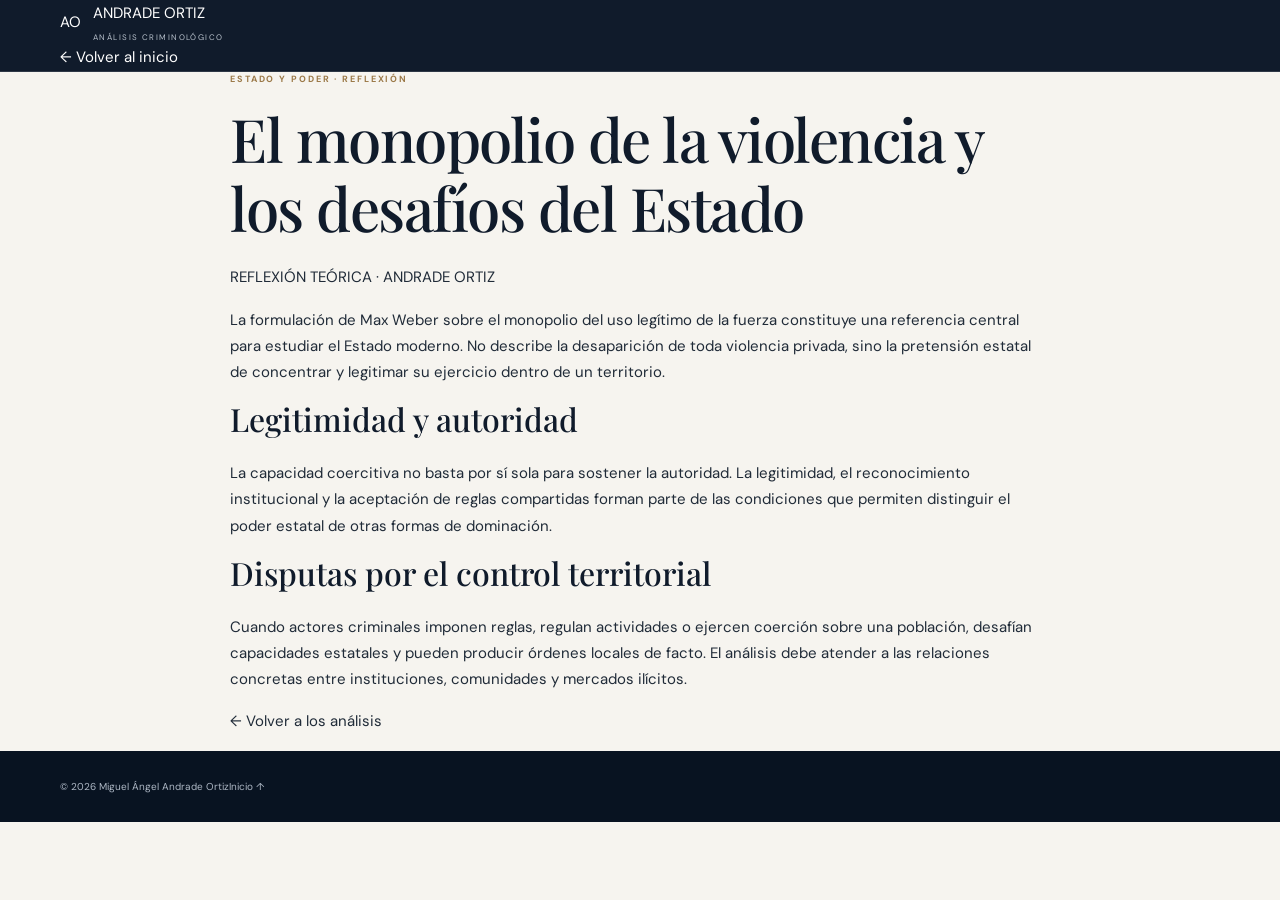
<file: articulo-monopolio-violencia.html>
<!DOCTYPE html><html lang="es"><head><meta charset="UTF-8"><meta name="viewport" content="width=device-width,initial-scale=1"><title>El monopolio de la violencia | Andrade Ortiz</title><link rel="stylesheet" href="styles.css"></head><body><header class="site-header"><div class="container nav-wrap"><a class="brand" href="index.html"><span class="brand-mark">AO</span><span class="brand-name">ANDRADE ORTIZ<small>ANÁLISIS CRIMINOLÓGICO</small></span></a><a class="text-link light-link" href="index.html">← Volver al inicio</a></div></header><main class="section-pad"><article class="container" style="max-width:820px"><p class="eyebrow">ESTADO Y PODER · REFLEXIÓN</p><h1 style="font-size:clamp(38px,6vw,60px);color:#101b2b">El monopolio de la violencia y los desafíos del Estado</h1><p class="article-meta">REFLEXIÓN TEÓRICA · ANDRADE ORTIZ</p><p>La formulación de Max Weber sobre el monopolio del uso legítimo de la fuerza constituye una referencia central para estudiar el Estado moderno. No describe la desaparición de toda violencia privada, sino la pretensión estatal de concentrar y legitimar su ejercicio dentro de un territorio.</p><h2 style="font-size:32px;color:#101b2b">Legitimidad y autoridad</h2><p>La capacidad coercitiva no basta por sí sola para sostener la autoridad. La legitimidad, el reconocimiento institucional y la aceptación de reglas compartidas forman parte de las condiciones que permiten distinguir el poder estatal de otras formas de dominación.</p><h2 style="font-size:32px;color:#101b2b">Disputas por el control territorial</h2><p>Cuando actores criminales imponen reglas, regulan actividades o ejercen coerción sobre una población, desafían capacidades estatales y pueden producir órdenes locales de facto. El análisis debe atender a las relaciones concretas entre instituciones, comunidades y mercados ilícitos.</p><p><a class="text-link dark-link" href="index.html#analisis">← Volver a los análisis</a></p></article></main><footer class="site-footer"><div class="container footer-inner"><span>© <span id="year"></span> Miguel Ángel Andrade Ortiz</span><a href="index.html">Inicio ↑</a></div></footer><script>document.getElementById('year').textContent=new Date().getFullYear()</script></body></html>
</file>
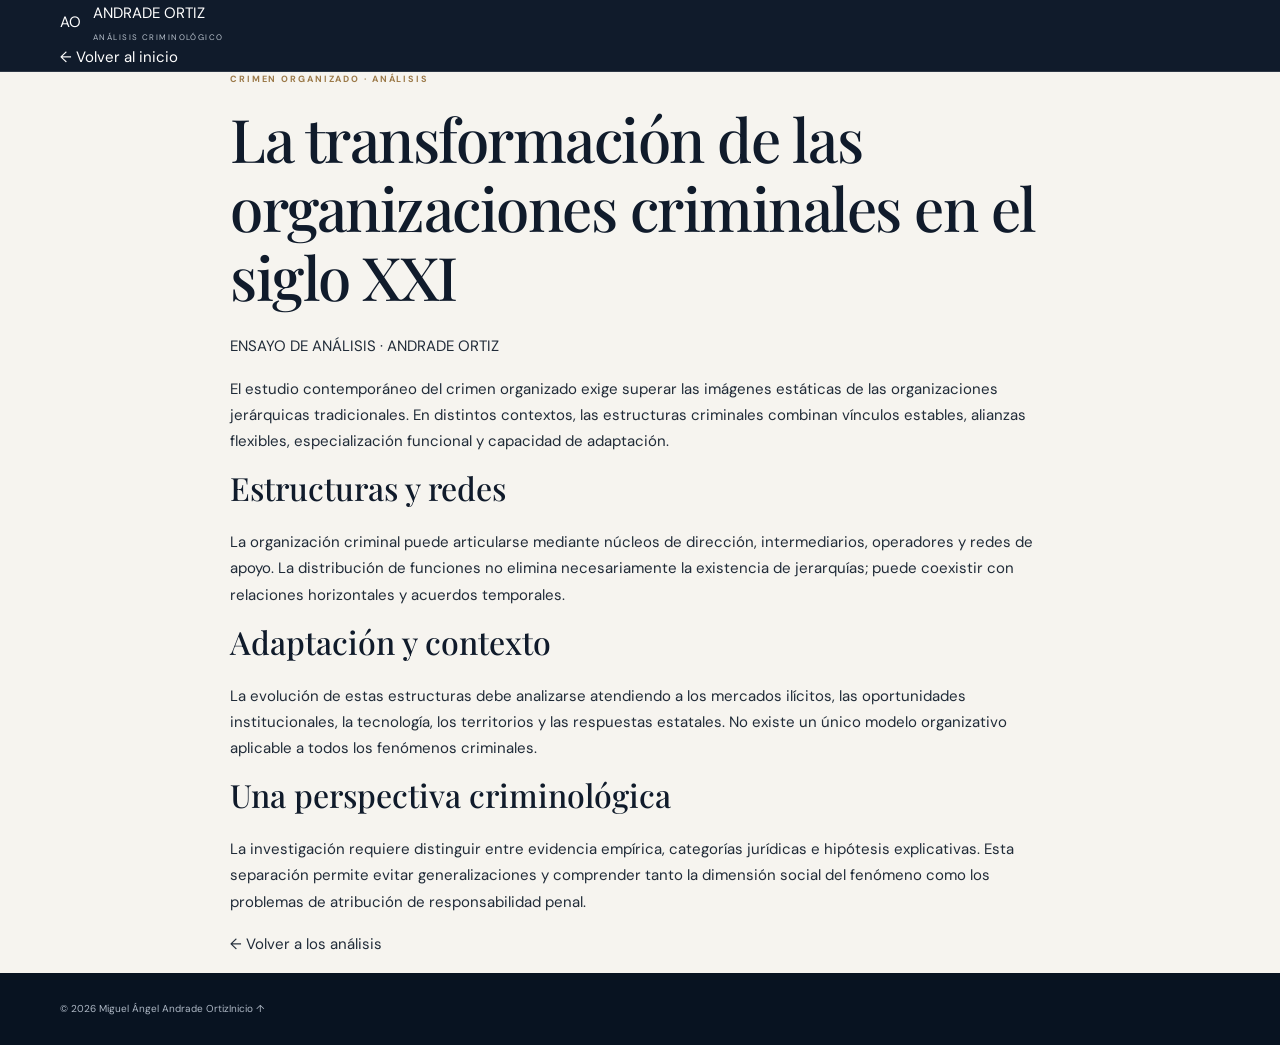
<file: articulo-organizaciones-criminales.html>
<!DOCTYPE html><html lang="es"><head><meta charset="UTF-8"><meta name="viewport" content="width=device-width,initial-scale=1"><title>La transformación de las organizaciones criminales | Andrade Ortiz</title><link rel="stylesheet" href="styles.css"></head><body><header class="site-header"><div class="container nav-wrap"><a class="brand" href="index.html"><span class="brand-mark">AO</span><span class="brand-name">ANDRADE ORTIZ<small>ANÁLISIS CRIMINOLÓGICO</small></span></a><a class="text-link light-link" href="index.html">← Volver al inicio</a></div></header><main class="section-pad"><article class="container" style="max-width:820px"><p class="eyebrow">CRIMEN ORGANIZADO · ANÁLISIS</p><h1 style="font-size:clamp(38px,6vw,60px);color:#101b2b">La transformación de las organizaciones criminales en el siglo XXI</h1><p class="article-meta">ENSAYO DE ANÁLISIS · ANDRADE ORTIZ</p><p>El estudio contemporáneo del crimen organizado exige superar las imágenes estáticas de las organizaciones jerárquicas tradicionales. En distintos contextos, las estructuras criminales combinan vínculos estables, alianzas flexibles, especialización funcional y capacidad de adaptación.</p><h2 style="font-size:32px;color:#101b2b">Estructuras y redes</h2><p>La organización criminal puede articularse mediante núcleos de dirección, intermediarios, operadores y redes de apoyo. La distribución de funciones no elimina necesariamente la existencia de jerarquías; puede coexistir con relaciones horizontales y acuerdos temporales.</p><h2 style="font-size:32px;color:#101b2b">Adaptación y contexto</h2><p>La evolución de estas estructuras debe analizarse atendiendo a los mercados ilícitos, las oportunidades institucionales, la tecnología, los territorios y las respuestas estatales. No existe un único modelo organizativo aplicable a todos los fenómenos criminales.</p><h2 style="font-size:32px;color:#101b2b">Una perspectiva criminológica</h2><p>La investigación requiere distinguir entre evidencia empírica, categorías jurídicas e hipótesis explicativas. Esta separación permite evitar generalizaciones y comprender tanto la dimensión social del fenómeno como los problemas de atribución de responsabilidad penal.</p><p><a class="text-link dark-link" href="index.html#analisis">← Volver a los análisis</a></p></article></main><footer class="site-footer"><div class="container footer-inner"><span>© <span id="year"></span> Miguel Ángel Andrade Ortiz</span><a href="index.html">Inicio ↑</a></div></footer><script>document.getElementById('year').textContent=new Date().getFullYear()</script></body></html>
</file>
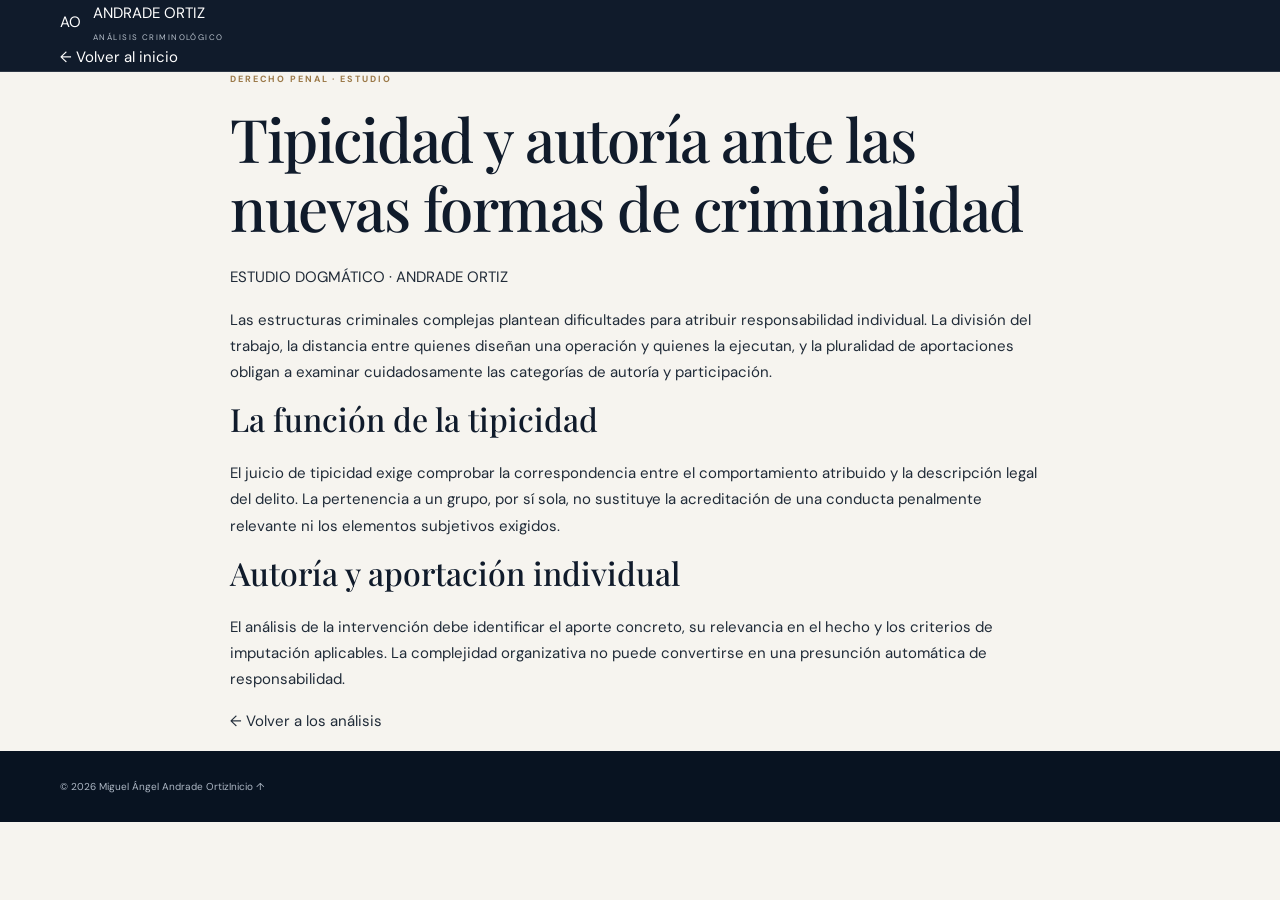
<file: articulo-tipicidad-autoria.html>
<!DOCTYPE html><html lang="es"><head><meta charset="UTF-8"><meta name="viewport" content="width=device-width,initial-scale=1"><title>Tipicidad y autoría | Andrade Ortiz</title><link rel="stylesheet" href="styles.css"></head><body><header class="site-header"><div class="container nav-wrap"><a class="brand" href="index.html"><span class="brand-mark">AO</span><span class="brand-name">ANDRADE ORTIZ<small>ANÁLISIS CRIMINOLÓGICO</small></span></a><a class="text-link light-link" href="index.html">← Volver al inicio</a></div></header><main class="section-pad"><article class="container" style="max-width:820px"><p class="eyebrow">DERECHO PENAL · ESTUDIO</p><h1 style="font-size:clamp(38px,6vw,60px);color:#101b2b">Tipicidad y autoría ante las nuevas formas de criminalidad</h1><p class="article-meta">ESTUDIO DOGMÁTICO · ANDRADE ORTIZ</p><p>Las estructuras criminales complejas plantean dificultades para atribuir responsabilidad individual. La división del trabajo, la distancia entre quienes diseñan una operación y quienes la ejecutan, y la pluralidad de aportaciones obligan a examinar cuidadosamente las categorías de autoría y participación.</p><h2 style="font-size:32px;color:#101b2b">La función de la tipicidad</h2><p>El juicio de tipicidad exige comprobar la correspondencia entre el comportamiento atribuido y la descripción legal del delito. La pertenencia a un grupo, por sí sola, no sustituye la acreditación de una conducta penalmente relevante ni los elementos subjetivos exigidos.</p><h2 style="font-size:32px;color:#101b2b">Autoría y aportación individual</h2><p>El análisis de la intervención debe identificar el aporte concreto, su relevancia en el hecho y los criterios de imputación aplicables. La complejidad organizativa no puede convertirse en una presunción automática de responsabilidad.</p><p><a class="text-link dark-link" href="index.html#analisis">← Volver a los análisis</a></p></article></main><footer class="site-footer"><div class="container footer-inner"><span>© <span id="year"></span> Miguel Ángel Andrade Ortiz</span><a href="index.html">Inicio ↑</a></div></footer><script>document.getElementById('year').textContent=new Date().getFullYear()</script></body></html>
</file>
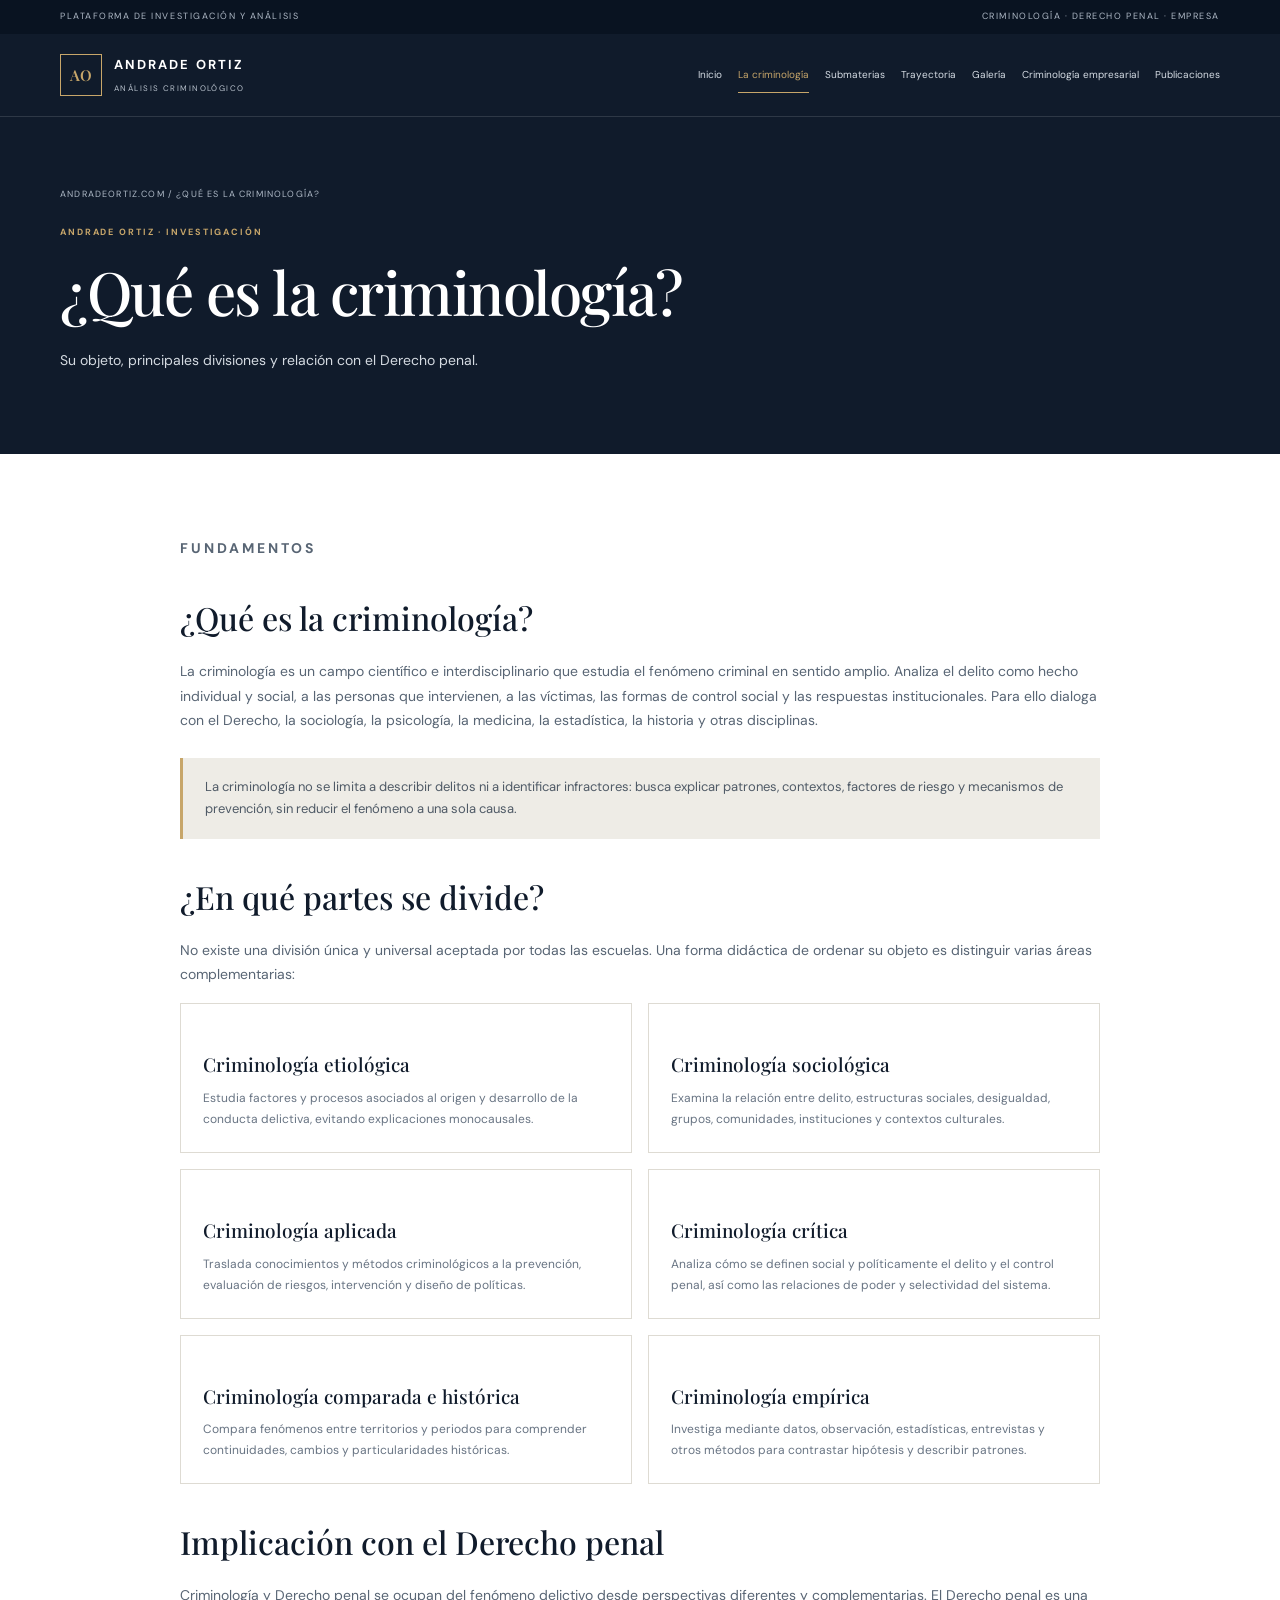
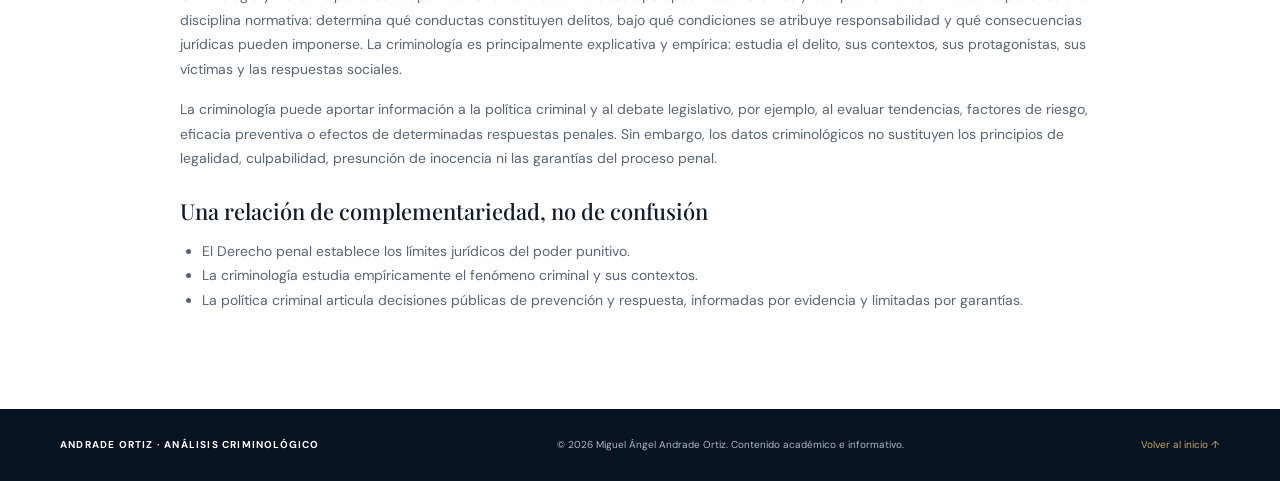
<file: criminologia.html>
<!doctype html><html lang="es"><head><meta charset="utf-8"><meta name="viewport" content="width=device-width,initial-scale=1"><meta name="description" content="¿Qué es la criminología? | Andrade Ortiz, análisis criminológico"><title>¿Qué es la criminología? | Andrade Ortiz</title><link rel="stylesheet" href="styles.css"></head><body><div class="topline"><div class="container"><span>PLATAFORMA DE INVESTIGACIÓN Y ANÁLISIS</span><span>CRIMINOLOGÍA · DERECHO PENAL · EMPRESA</span></div></div><header><div class="container nav"><a class="brand" href="index.html"><span class="mark">AO</span><span><b>ANDRADE ORTIZ</b><small>ANÁLISIS CRIMINOLÓGICO</small></span></a><button class="menu" aria-label="Abrir menú" aria-expanded="false">☰</button><nav class="navlinks"><a href="index.html" class="">Inicio</a><a href="criminologia.html" class="active">La criminología</a><a href="submaterias.html" class="">Submaterias</a><a href="perfil.html" class="">Trayectoria</a><a href="galeria.html" class="">Galería</a><a href="empresarial.html" class="">Criminología empresarial</a><a href="publicaciones.html" class="">Publicaciones</a></nav></div></header><section class="page-hero"><div class="container"><div class="breadcrumbs">ANDRADEORTIZ.COM / ¿QUÉ ES LA CRIMINOLOGÍA?</div><p class="eyebrow light">ANDRADE ORTIZ · INVESTIGACIÓN</p><h1>¿Qué es la criminología?</h1><p class="lead">Su objeto, principales divisiones y relación con el Derecho penal.</p></div></section><section class="section white"><div class="container content"><p class="eyebrow">FUNDAMENTOS</p><h2>¿Qué es la criminología?</h2><p>La criminología es un campo científico e interdisciplinario que estudia el fenómeno criminal en sentido amplio. Analiza el delito como hecho individual y social, a las personas que intervienen, a las víctimas, las formas de control social y las respuestas institucionales. Para ello dialoga con el Derecho, la sociología, la psicología, la medicina, la estadística, la historia y otras disciplinas.</p><div class="note">La criminología no se limita a describir delitos ni a identificar infractores: busca explicar patrones, contextos, factores de riesgo y mecanismos de prevención, sin reducir el fenómeno a una sola causa.</div><h2>¿En qué partes se divide?</h2><p>No existe una división única y universal aceptada por todas las escuelas. Una forma didáctica de ordenar su objeto es distinguir varias áreas complementarias:</p><div class="list-cards">
<div class="list-card"><h3>Criminología etiológica</h3><p>Estudia factores y procesos asociados al origen y desarrollo de la conducta delictiva, evitando explicaciones monocausales.</p></div><div class="list-card"><h3>Criminología sociológica</h3><p>Examina la relación entre delito, estructuras sociales, desigualdad, grupos, comunidades, instituciones y contextos culturales.</p></div><div class="list-card"><h3>Criminología aplicada</h3><p>Traslada conocimientos y métodos criminológicos a la prevención, evaluación de riesgos, intervención y diseño de políticas.</p></div><div class="list-card"><h3>Criminología crítica</h3><p>Analiza cómo se definen social y políticamente el delito y el control penal, así como las relaciones de poder y selectividad del sistema.</p></div><div class="list-card"><h3>Criminología comparada e histórica</h3><p>Compara fenómenos entre territorios y periodos para comprender continuidades, cambios y particularidades históricas.</p></div><div class="list-card"><h3>Criminología empírica</h3><p>Investiga mediante datos, observación, estadísticas, entrevistas y otros métodos para contrastar hipótesis y describir patrones.</p></div></div><h2>Implicación con el Derecho penal</h2><p>Criminología y Derecho penal se ocupan del fenómeno delictivo desde perspectivas diferentes y complementarias. El Derecho penal es una disciplina normativa: determina qué conductas constituyen delitos, bajo qué condiciones se atribuye responsabilidad y qué consecuencias jurídicas pueden imponerse. La criminología es principalmente explicativa y empírica: estudia el delito, sus contextos, sus protagonistas, sus víctimas y las respuestas sociales.</p><p>La criminología puede aportar información a la política criminal y al debate legislativo, por ejemplo, al evaluar tendencias, factores de riesgo, eficacia preventiva o efectos de determinadas respuestas penales. Sin embargo, los datos criminológicos no sustituyen los principios de legalidad, culpabilidad, presunción de inocencia ni las garantías del proceso penal.</p><h3>Una relación de complementariedad, no de confusión</h3><ul><li>El Derecho penal establece los límites jurídicos del poder punitivo.</li><li>La criminología estudia empíricamente el fenómeno criminal y sus contextos.</li><li>La política criminal articula decisiones públicas de prevención y respuesta, informadas por evidencia y limitadas por garantías.</li></ul></div></section><footer><div class="container foot"><strong>ANDRADE ORTIZ · ANÁLISIS CRIMINOLÓGICO</strong><span>© <span data-year></span> Miguel Ángel Andrade Ortiz. Contenido académico e informativo.</span><a href="index.html">Volver al inicio ↑</a></div></footer><script src="script.js"></script></body></html>
</file>
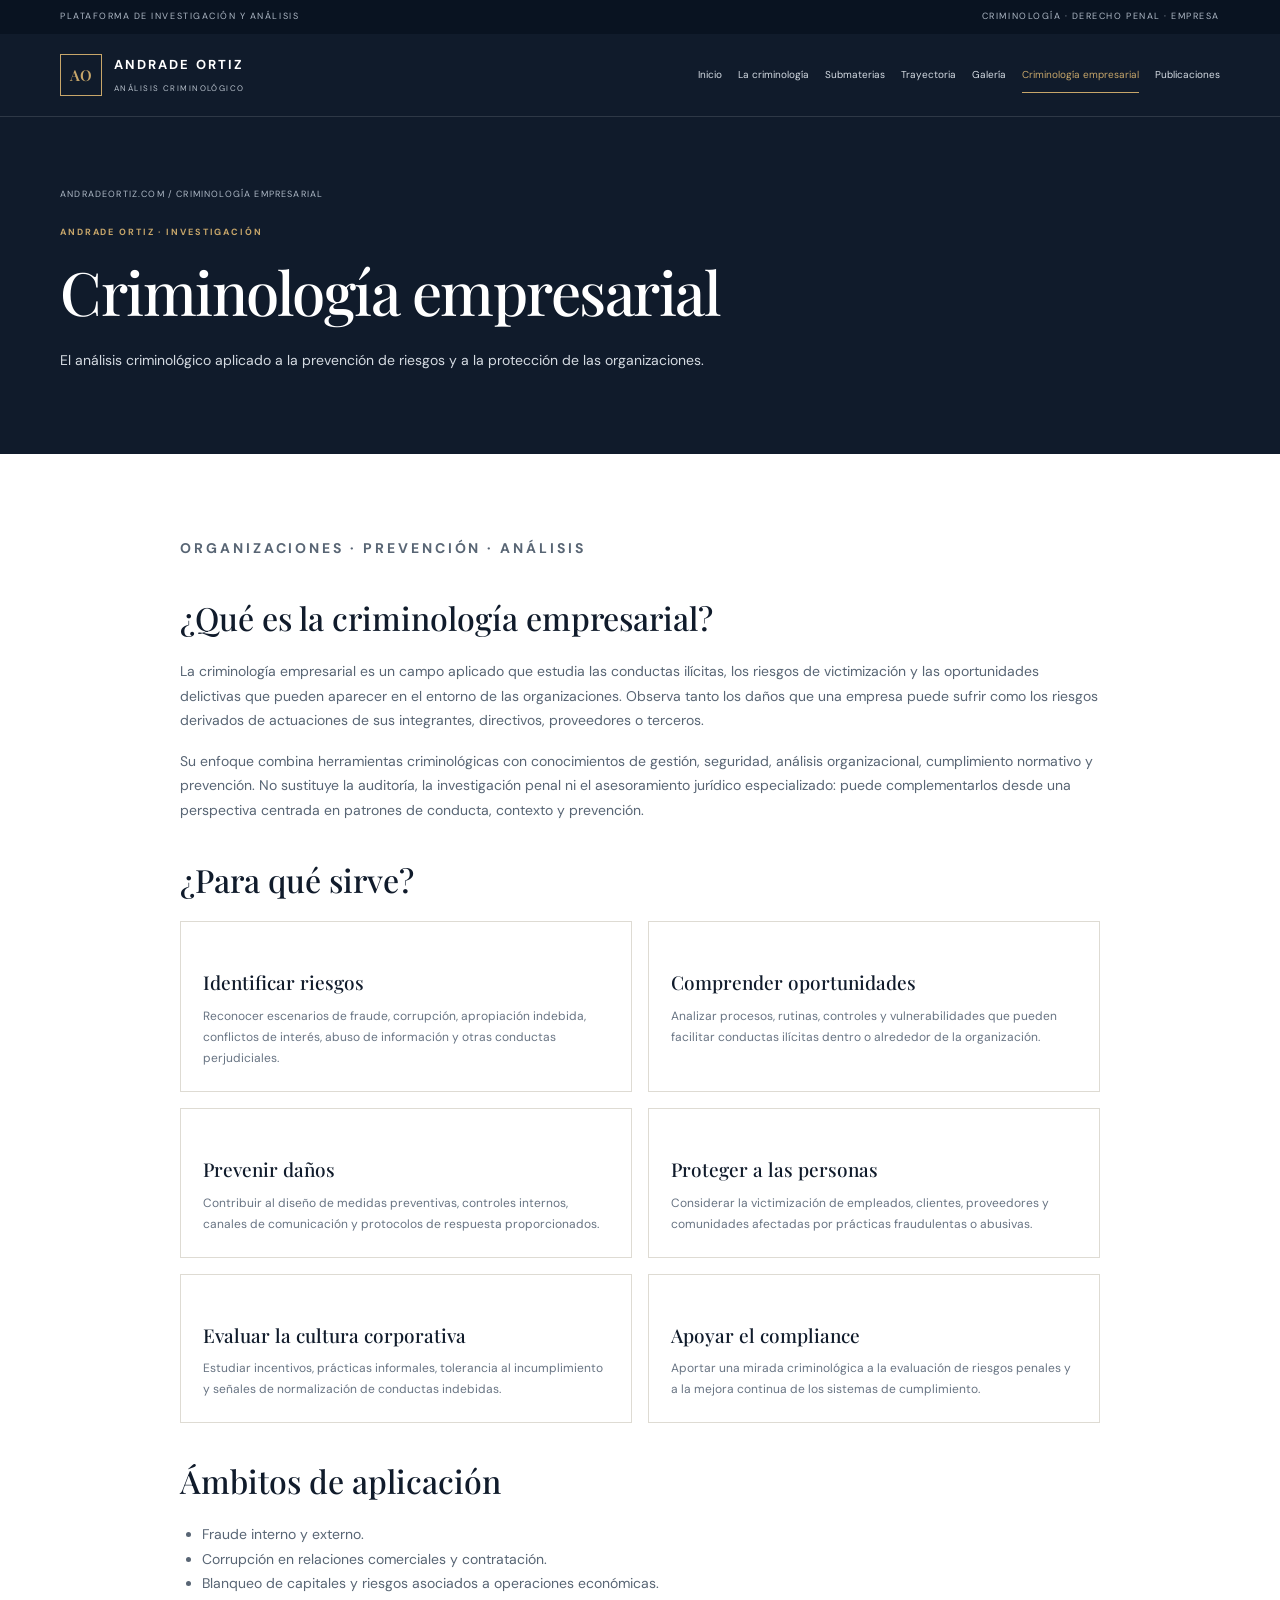
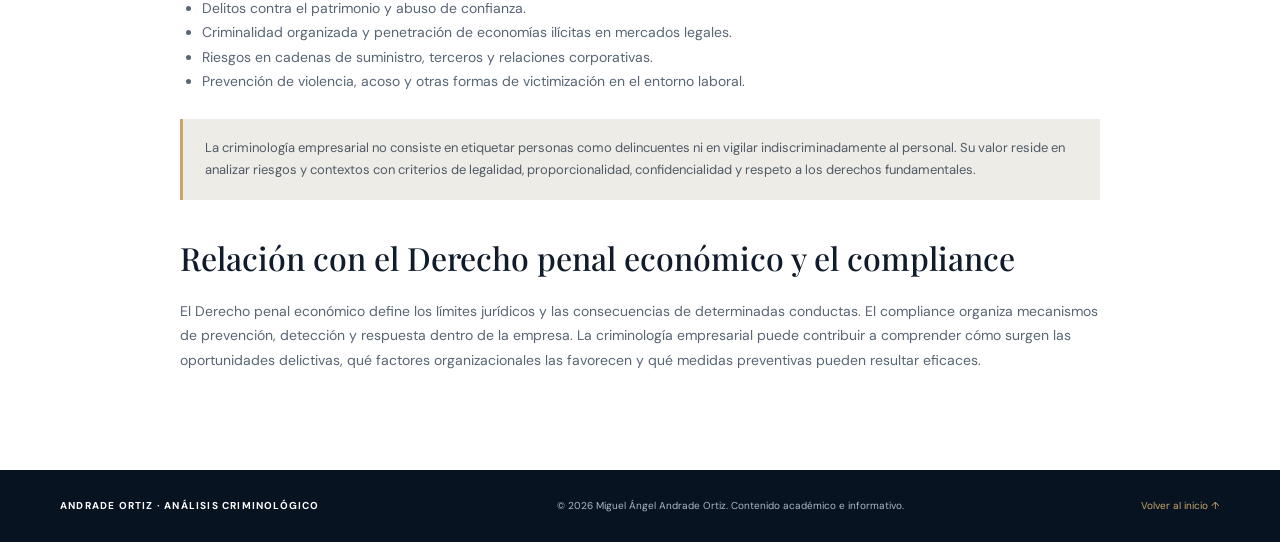
<file: empresarial.html>
<!doctype html><html lang="es"><head><meta charset="utf-8"><meta name="viewport" content="width=device-width,initial-scale=1"><meta name="description" content="Criminología empresarial | Andrade Ortiz, análisis criminológico"><title>Criminología empresarial | Andrade Ortiz</title><link rel="stylesheet" href="styles.css"></head><body><div class="topline"><div class="container"><span>PLATAFORMA DE INVESTIGACIÓN Y ANÁLISIS</span><span>CRIMINOLOGÍA · DERECHO PENAL · EMPRESA</span></div></div><header><div class="container nav"><a class="brand" href="index.html"><span class="mark">AO</span><span><b>ANDRADE ORTIZ</b><small>ANÁLISIS CRIMINOLÓGICO</small></span></a><button class="menu" aria-label="Abrir menú" aria-expanded="false">☰</button><nav class="navlinks"><a href="index.html" class="">Inicio</a><a href="criminologia.html" class="">La criminología</a><a href="submaterias.html" class="">Submaterias</a><a href="perfil.html" class="">Trayectoria</a><a href="galeria.html" class="">Galería</a><a href="empresarial.html" class="active">Criminología empresarial</a><a href="publicaciones.html" class="">Publicaciones</a></nav></div></header><section class="page-hero"><div class="container"><div class="breadcrumbs">ANDRADEORTIZ.COM / CRIMINOLOGÍA EMPRESARIAL</div><p class="eyebrow light">ANDRADE ORTIZ · INVESTIGACIÓN</p><h1>Criminología empresarial</h1><p class="lead">El análisis criminológico aplicado a la prevención de riesgos y a la protección de las organizaciones.</p></div></section><section class="section white"><div class="container content"><p class="eyebrow">ORGANIZACIONES · PREVENCIÓN · ANÁLISIS</p><h2>¿Qué es la criminología empresarial?</h2><p>La criminología empresarial es un campo aplicado que estudia las conductas ilícitas, los riesgos de victimización y las oportunidades delictivas que pueden aparecer en el entorno de las organizaciones. Observa tanto los daños que una empresa puede sufrir como los riesgos derivados de actuaciones de sus integrantes, directivos, proveedores o terceros.</p><p>Su enfoque combina herramientas criminológicas con conocimientos de gestión, seguridad, análisis organizacional, cumplimiento normativo y prevención. No sustituye la auditoría, la investigación penal ni el asesoramiento jurídico especializado: puede complementarlos desde una perspectiva centrada en patrones de conducta, contexto y prevención.</p><h2>¿Para qué sirve?</h2><div class="list-cards"><div class="list-card"><h3>Identificar riesgos</h3><p>Reconocer escenarios de fraude, corrupción, apropiación indebida, conflictos de interés, abuso de información y otras conductas perjudiciales.</p></div><div class="list-card"><h3>Comprender oportunidades</h3><p>Analizar procesos, rutinas, controles y vulnerabilidades que pueden facilitar conductas ilícitas dentro o alrededor de la organización.</p></div><div class="list-card"><h3>Prevenir daños</h3><p>Contribuir al diseño de medidas preventivas, controles internos, canales de comunicación y protocolos de respuesta proporcionados.</p></div><div class="list-card"><h3>Proteger a las personas</h3><p>Considerar la victimización de empleados, clientes, proveedores y comunidades afectadas por prácticas fraudulentas o abusivas.</p></div><div class="list-card"><h3>Evaluar la cultura corporativa</h3><p>Estudiar incentivos, prácticas informales, tolerancia al incumplimiento y señales de normalización de conductas indebidas.</p></div><div class="list-card"><h3>Apoyar el compliance</h3><p>Aportar una mirada criminológica a la evaluación de riesgos penales y a la mejora continua de los sistemas de cumplimiento.</p></div></div><h2>Ámbitos de aplicación</h2><ul><li>Fraude interno y externo.</li><li>Corrupción en relaciones comerciales y contratación.</li><li>Blanqueo de capitales y riesgos asociados a operaciones económicas.</li><li>Delitos contra el patrimonio y abuso de confianza.</li><li>Criminalidad organizada y penetración de economías ilícitas en mercados legales.</li><li>Riesgos en cadenas de suministro, terceros y relaciones corporativas.</li><li>Prevención de violencia, acoso y otras formas de victimización en el entorno laboral.</li></ul><div class="note">La criminología empresarial no consiste en etiquetar personas como delincuentes ni en vigilar indiscriminadamente al personal. Su valor reside en analizar riesgos y contextos con criterios de legalidad, proporcionalidad, confidencialidad y respeto a los derechos fundamentales.</div><h2>Relación con el Derecho penal económico y el compliance</h2><p>El Derecho penal económico define los límites jurídicos y las consecuencias de determinadas conductas. El compliance organiza mecanismos de prevención, detección y respuesta dentro de la empresa. La criminología empresarial puede contribuir a comprender cómo surgen las oportunidades delictivas, qué factores organizacionales las favorecen y qué medidas preventivas pueden resultar eficaces.</p></div></section><footer><div class="container foot"><strong>ANDRADE ORTIZ · ANÁLISIS CRIMINOLÓGICO</strong><span>© <span data-year></span> Miguel Ángel Andrade Ortiz. Contenido académico e informativo.</span><a href="index.html">Volver al inicio ↑</a></div></footer><script src="script.js"></script></body></html>
</file>
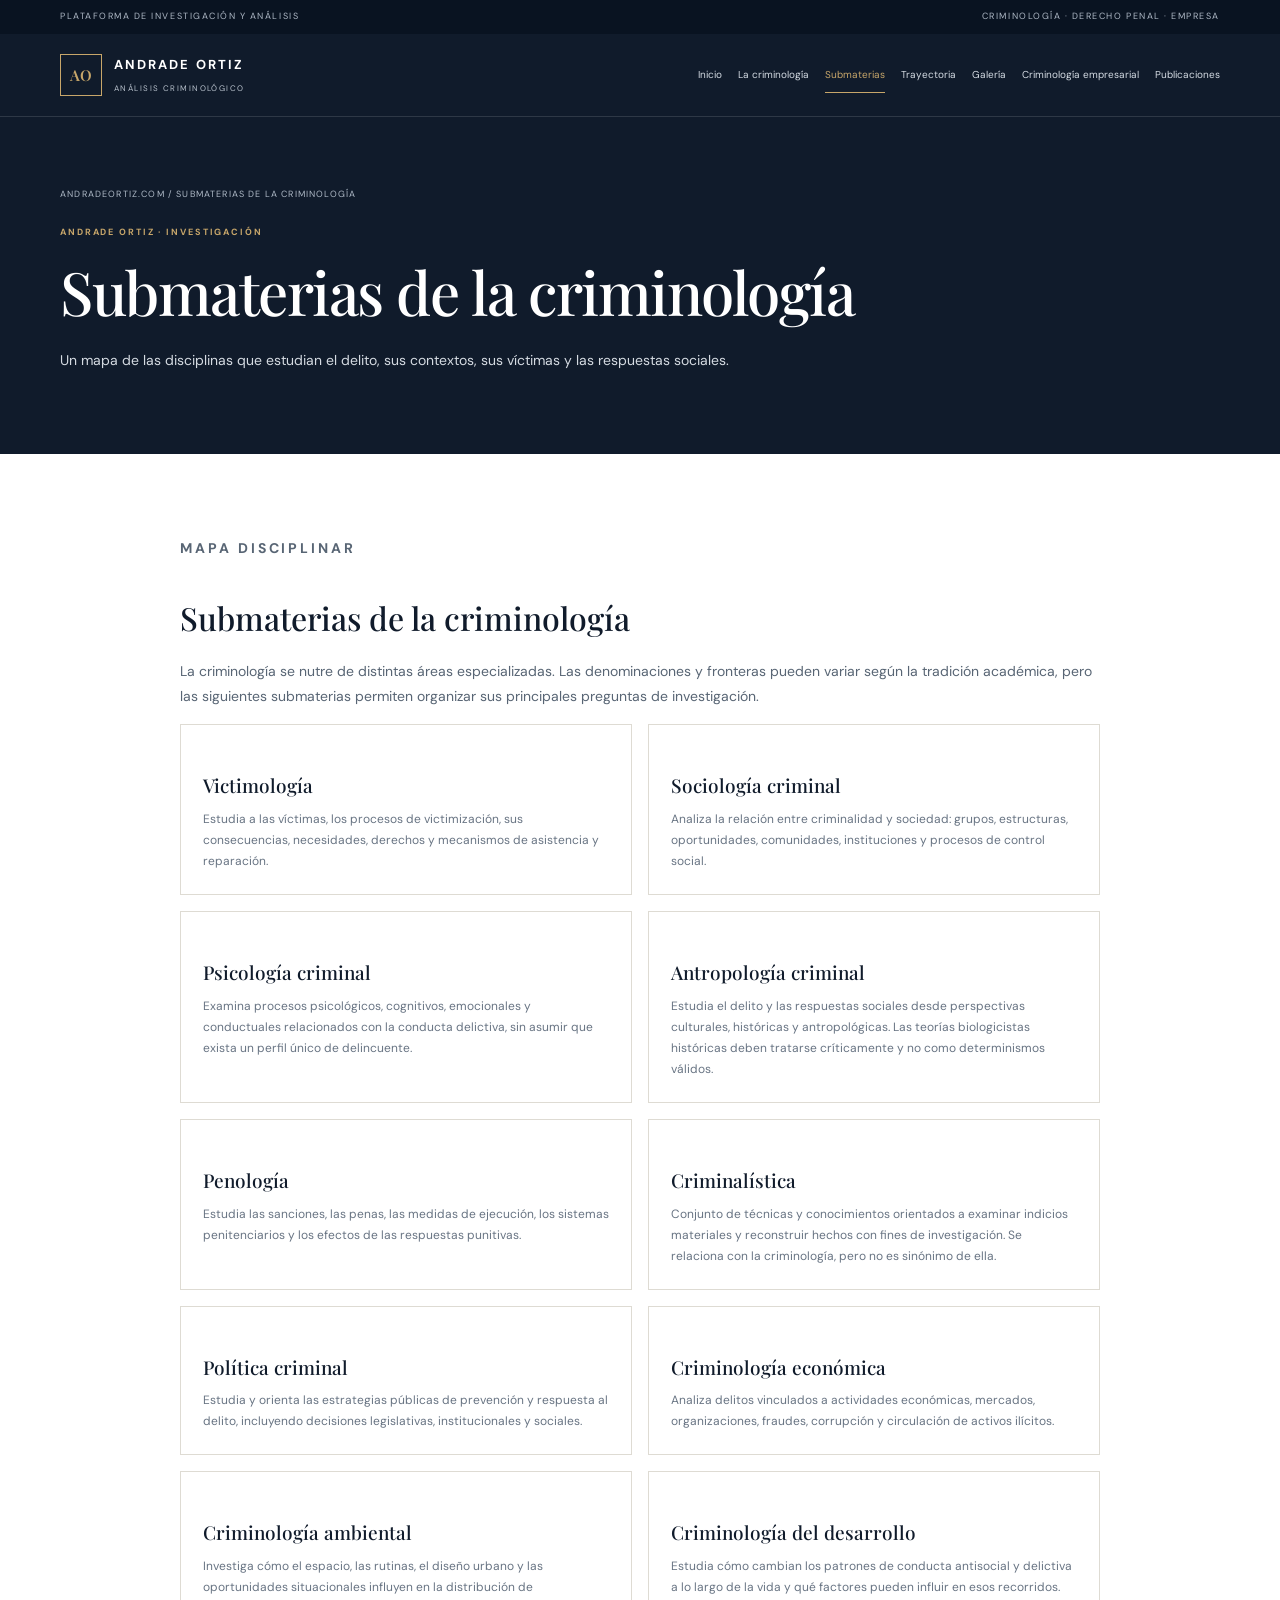
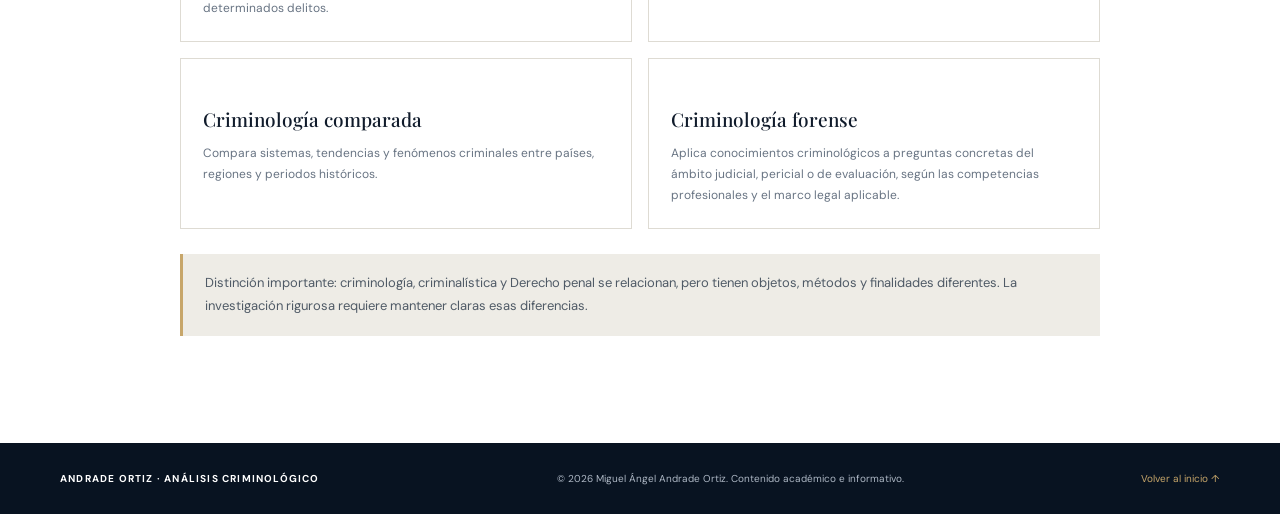
<file: submaterias.html>
<!doctype html><html lang="es"><head><meta charset="utf-8"><meta name="viewport" content="width=device-width,initial-scale=1"><meta name="description" content="Submaterias de la criminología | Andrade Ortiz, análisis criminológico"><title>Submaterias de la criminología | Andrade Ortiz</title><link rel="stylesheet" href="styles.css"></head><body><div class="topline"><div class="container"><span>PLATAFORMA DE INVESTIGACIÓN Y ANÁLISIS</span><span>CRIMINOLOGÍA · DERECHO PENAL · EMPRESA</span></div></div><header><div class="container nav"><a class="brand" href="index.html"><span class="mark">AO</span><span><b>ANDRADE ORTIZ</b><small>ANÁLISIS CRIMINOLÓGICO</small></span></a><button class="menu" aria-label="Abrir menú" aria-expanded="false">☰</button><nav class="navlinks"><a href="index.html" class="">Inicio</a><a href="criminologia.html" class="">La criminología</a><a href="submaterias.html" class="active">Submaterias</a><a href="perfil.html" class="">Trayectoria</a><a href="galeria.html" class="">Galería</a><a href="empresarial.html" class="">Criminología empresarial</a><a href="publicaciones.html" class="">Publicaciones</a></nav></div></header><section class="page-hero"><div class="container"><div class="breadcrumbs">ANDRADEORTIZ.COM / SUBMATERIAS DE LA CRIMINOLOGÍA</div><p class="eyebrow light">ANDRADE ORTIZ · INVESTIGACIÓN</p><h1>Submaterias de la criminología</h1><p class="lead">Un mapa de las disciplinas que estudian el delito, sus contextos, sus víctimas y las respuestas sociales.</p></div></section><section class="section white"><div class="container content"><p class="eyebrow">MAPA DISCIPLINAR</p><h2>Submaterias de la criminología</h2><p>La criminología se nutre de distintas áreas especializadas. Las denominaciones y fronteras pueden variar según la tradición académica, pero las siguientes submaterias permiten organizar sus principales preguntas de investigación.</p><div class="list-cards">
<div class="list-card"><h3>Victimología</h3><p>Estudia a las víctimas, los procesos de victimización, sus consecuencias, necesidades, derechos y mecanismos de asistencia y reparación.</p></div>
<div class="list-card"><h3>Sociología criminal</h3><p>Analiza la relación entre criminalidad y sociedad: grupos, estructuras, oportunidades, comunidades, instituciones y procesos de control social.</p></div>
<div class="list-card"><h3>Psicología criminal</h3><p>Examina procesos psicológicos, cognitivos, emocionales y conductuales relacionados con la conducta delictiva, sin asumir que exista un perfil único de delincuente.</p></div>
<div class="list-card"><h3>Antropología criminal</h3><p>Estudia el delito y las respuestas sociales desde perspectivas culturales, históricas y antropológicas. Las teorías biologicistas históricas deben tratarse críticamente y no como determinismos válidos.</p></div>
<div class="list-card"><h3>Penología</h3><p>Estudia las sanciones, las penas, las medidas de ejecución, los sistemas penitenciarios y los efectos de las respuestas punitivas.</p></div>
<div class="list-card"><h3>Criminalística</h3><p>Conjunto de técnicas y conocimientos orientados a examinar indicios materiales y reconstruir hechos con fines de investigación. Se relaciona con la criminología, pero no es sinónimo de ella.</p></div>
<div class="list-card"><h3>Política criminal</h3><p>Estudia y orienta las estrategias públicas de prevención y respuesta al delito, incluyendo decisiones legislativas, institucionales y sociales.</p></div>
<div class="list-card"><h3>Criminología económica</h3><p>Analiza delitos vinculados a actividades económicas, mercados, organizaciones, fraudes, corrupción y circulación de activos ilícitos.</p></div>
<div class="list-card"><h3>Criminología ambiental</h3><p>Investiga cómo el espacio, las rutinas, el diseño urbano y las oportunidades situacionales influyen en la distribución de determinados delitos.</p></div>
<div class="list-card"><h3>Criminología del desarrollo</h3><p>Estudia cómo cambian los patrones de conducta antisocial y delictiva a lo largo de la vida y qué factores pueden influir en esos recorridos.</p></div>
<div class="list-card"><h3>Criminología comparada</h3><p>Compara sistemas, tendencias y fenómenos criminales entre países, regiones y periodos históricos.</p></div>
<div class="list-card"><h3>Criminología forense</h3><p>Aplica conocimientos criminológicos a preguntas concretas del ámbito judicial, pericial o de evaluación, según las competencias profesionales y el marco legal aplicable.</p></div></div><div class="note">Distinción importante: criminología, criminalística y Derecho penal se relacionan, pero tienen objetos, métodos y finalidades diferentes. La investigación rigurosa requiere mantener claras esas diferencias.</div></div></section><footer><div class="container foot"><strong>ANDRADE ORTIZ · ANÁLISIS CRIMINOLÓGICO</strong><span>© <span data-year></span> Miguel Ángel Andrade Ortiz. Contenido académico e informativo.</span><a href="index.html">Volver al inicio ↑</a></div></footer><script src="script.js"></script></body></html>
</file>
<file: styles.css>
@import url('https://fonts.googleapis.com/css2?family=DM+Sans:wght@400;500;600;700&family=Playfair+Display:wght@500;600;700&display=swap');
:root{--navy:#101b2b;--ink:#202b38;--muted:#687483;--paper:#f6f4ef;--gold:#c7a66a;--line:#dedbd3;--serif:"Playfair Display",Georgia,serif;--sans:"DM Sans",Arial,sans-serif}
*{box-sizing:border-box}html{scroll-behavior:smooth}body{margin:0;background:var(--paper);color:var(--ink);font:15px/1.75 var(--sans)}a{color:inherit;text-decoration:none}.container{width:min(1160px,calc(100% - 48px));margin:auto}
.topline{background:#091321;color:#aeb8c5;font-size:9px;letter-spacing:.17em}.topline .container{display:flex;justify-content:space-between;padding:9px 0}
header{background:var(--navy);color:#fff;position:sticky;top:0;z-index:50;border-bottom:1px solid #ffffff20}.nav{min-height:82px;display:flex;align-items:center;justify-content:space-between;gap:25px}.brand{display:flex;align-items:center;gap:12px;flex-shrink:0}.mark{width:42px;height:42px;border:1px solid var(--gold);display:grid;place-items:center;color:var(--gold);font:600 15px var(--serif)}.brand b{display:block;font-size:13px;letter-spacing:.16em}.brand small{display:block;font-size:8px;letter-spacing:.18em;color:#b8c1cc;margin-top:4px}.navlinks{display:flex;align-items:center;gap:16px;font-size:10px;color:#d5dce4}.navlinks a{padding:9px 0;border-bottom:1px solid transparent}.navlinks a:hover,.navlinks a.active{color:var(--gold);border-color:var(--gold)}.menu{display:none;background:none;border:0;color:#fff;font-size:24px}
.hero{min-height:610px;display:flex;align-items:center;color:#fff;background:linear-gradient(90deg,rgba(7,14,24,.96),rgba(7,14,24,.78) 53%,rgba(7,14,24,.22)),url('assets/perfil-07.jpg') center 32%/cover}.hero-content{padding:90px 0 105px;max-width:760px}.eyebrow{font-size:9px;letter-spacing:.21em;font-weight:700;color:#9b7948;margin:0 0 17px}.eyebrow.light{color:var(--gold)}h1,h2,h3{font-family:var(--serif);font-weight:500;line-height:1.15}h1{font-size:clamp(43px,6vw,76px);margin:0 0 22px;letter-spacing:-.025em}h1 em{color:#d7bd91}h2{font-size:clamp(32px,4vw,48px);margin:0 0 22px;color:var(--navy)}h3{font-size:23px;margin:0 0 12px;color:var(--navy)}p{margin:0 0 16px}.lead{max-width:650px;color:#d5dbe2;font-size:16px}.actions{display:flex;gap:14px;flex-wrap:wrap;margin-top:30px}.btn{display:inline-block;padding:12px 19px;background:var(--gold);color:#172333;text-transform:uppercase;font-size:10px;font-weight:700;letter-spacing:.1em;border:1px solid var(--gold)}.btn.ghost{background:transparent;color:#fff;border-color:#aeb8c5}.section{padding:82px 0}.white{background:#fff}.dark{background:var(--navy);color:#fff}.dark h2,.dark h3{color:#fff}.section-head{display:flex;justify-content:space-between;align-items:end;gap:30px;margin-bottom:35px}.section-head p{max-width:560px;color:var(--muted);font-size:13px}.grid-3{display:grid;grid-template-columns:repeat(3,1fr);gap:20px}.card{background:#fff;border:1px solid #e5e1d9;padding:25px}.card .num{font:22px var(--serif);color:var(--gold);display:block;margin-bottom:12px}.card p{font-size:13px;color:var(--muted)}.card a{font-size:10px;text-transform:uppercase;letter-spacing:.1em;font-weight:700;color:#8a6b3d}.summary-grid{display:grid;grid-template-columns:1.05fr .95fr;gap:70px;align-items:center}.summary-photo{height:430px;background:url('assets/perfil-06.jpg') center 25%/cover;filter:grayscale(1)}.mini-list{display:grid;grid-template-columns:repeat(3,1fr);gap:18px}.mini{border-top:2px solid var(--gold);padding:20px 18px;background:#fff;color:var(--ink)}.mini small{color:#9a7947;letter-spacing:.12em;font-size:9px;font-weight:700}.mini h3{font-size:20px;margin:12px 0}.mini p{font-size:12px;color:var(--muted)}
.page-hero{background:var(--navy);color:white;padding:70px 0 65px}.page-hero h1{font-size:clamp(38px,5vw,60px);max-width:900px}.page-hero .lead{font-size:14px;max-width:760px}.breadcrumbs{font-size:9px;letter-spacing:.13em;color:#aeb9c6;margin-bottom:22px}.content{max-width:920px}.content h2{font-size:32px;margin-top:40px}.content h3{font-size:22px;margin-top:28px}.content p,.content li{color:#586574;font-size:14px}.content ul{padding-left:22px}.note{border-left:3px solid var(--gold);background:#eeece6;padding:18px 22px;margin:25px 0;color:#4f5a66;font-size:13px}
.two-col{display:grid;grid-template-columns:1fr 1fr;gap:48px;align-items:start}.list-cards{display:grid;grid-template-columns:repeat(2,1fr);gap:16px}.list-card{background:#fff;border:1px solid var(--line);padding:22px}.list-card h3{font-size:19px}.list-card p{font-size:12px;color:var(--muted);margin:0}
.profile-layout{display:grid;grid-template-columns:.78fr 1.22fr;gap:55px;align-items:start}.profile-photo{width:100%;height:510px;object-fit:cover;object-position:center 20%;filter:grayscale(1)}.timeline{border-left:1px solid #cfc8bb;padding-left:23px;margin:24px 0}.timeline-item{position:relative;margin:0 0 23px}.timeline-item:before{content:"";position:absolute;left:-29px;top:7px;width:10px;height:10px;border-radius:50%;background:var(--gold)}.timeline-item strong{display:block;color:var(--navy)}.timeline-item small{display:block;color:#9a7947;font-size:10px;letter-spacing:.1em;margin:3px 0}.timeline-item p{font-size:12px;color:var(--muted);margin:5px 0}
.gallery{display:grid;grid-template-columns:repeat(4,1fr);gap:12px}.gallery figure{margin:0;background:#111;overflow:hidden;aspect-ratio:3/4}.gallery img{width:100%;height:100%;object-fit:cover;filter:grayscale(1);transition:transform .4s,filter .4s}.gallery figure:hover img{transform:scale(1.04);filter:grayscale(.2)}
.book-layout{display:grid;grid-template-columns:.72fr 1.28fr;gap:55px;align-items:start}.book-img{width:100%;max-width:380px;display:block;box-shadow:14px 18px 35px #101b2b30}.book-meta{background:#fff;border:1px solid var(--line);padding:20px;margin-top:22px;font-size:12px}.book-meta span{display:block;color:#7a8490;margin:4px 0}.book-meta b{color:var(--navy)}
footer{background:#081321;color:#aeb8c5;padding:27px 0;font-size:10px}.foot{display:flex;justify-content:space-between;gap:20px;align-items:center}.foot strong{color:#fff;letter-spacing:.12em}.foot a{color:var(--gold)}
@media(max-width:1000px){.navlinks{gap:10px;font-size:9px}.grid-3{grid-template-columns:repeat(2,1fr)}.gallery{grid-template-columns:repeat(3,1fr)}}
@media(max-width:760px){.container{width:calc(100% - 36px)}.topline .container{justify-content:center}.topline span:last-child{display:none}.nav{min-height:70px}.menu{display:block}.navlinks{display:none;position:absolute;left:0;right:0;top:70px;background:var(--navy);padding:12px 22px 22px;flex-direction:column;align-items:stretch;gap:0}.navlinks.open{display:flex}.navlinks a{padding:11px 0;border-bottom:1px solid #ffffff20;font-size:11px}.hero{min-height:570px;background-position:56% center}.hero-content{padding:75px 0}.section{padding:62px 0}.summary-grid,.two-col,.profile-layout,.book-layout{grid-template-columns:1fr;gap:28px}.summary-photo{height:380px;max-width:420px}.grid-3,.mini-list,.list-cards{grid-template-columns:1fr}.section-head{display:block}.section-head p{margin-top:15px}.gallery{grid-template-columns:repeat(2,1fr);gap:8px}.profile-photo{height:430px;max-width:400px}.book-img{max-width:300px}.foot{align-items:flex-start;flex-direction:column}.page-hero{padding:55px 0}.lead{font-size:14px}}
</file>
